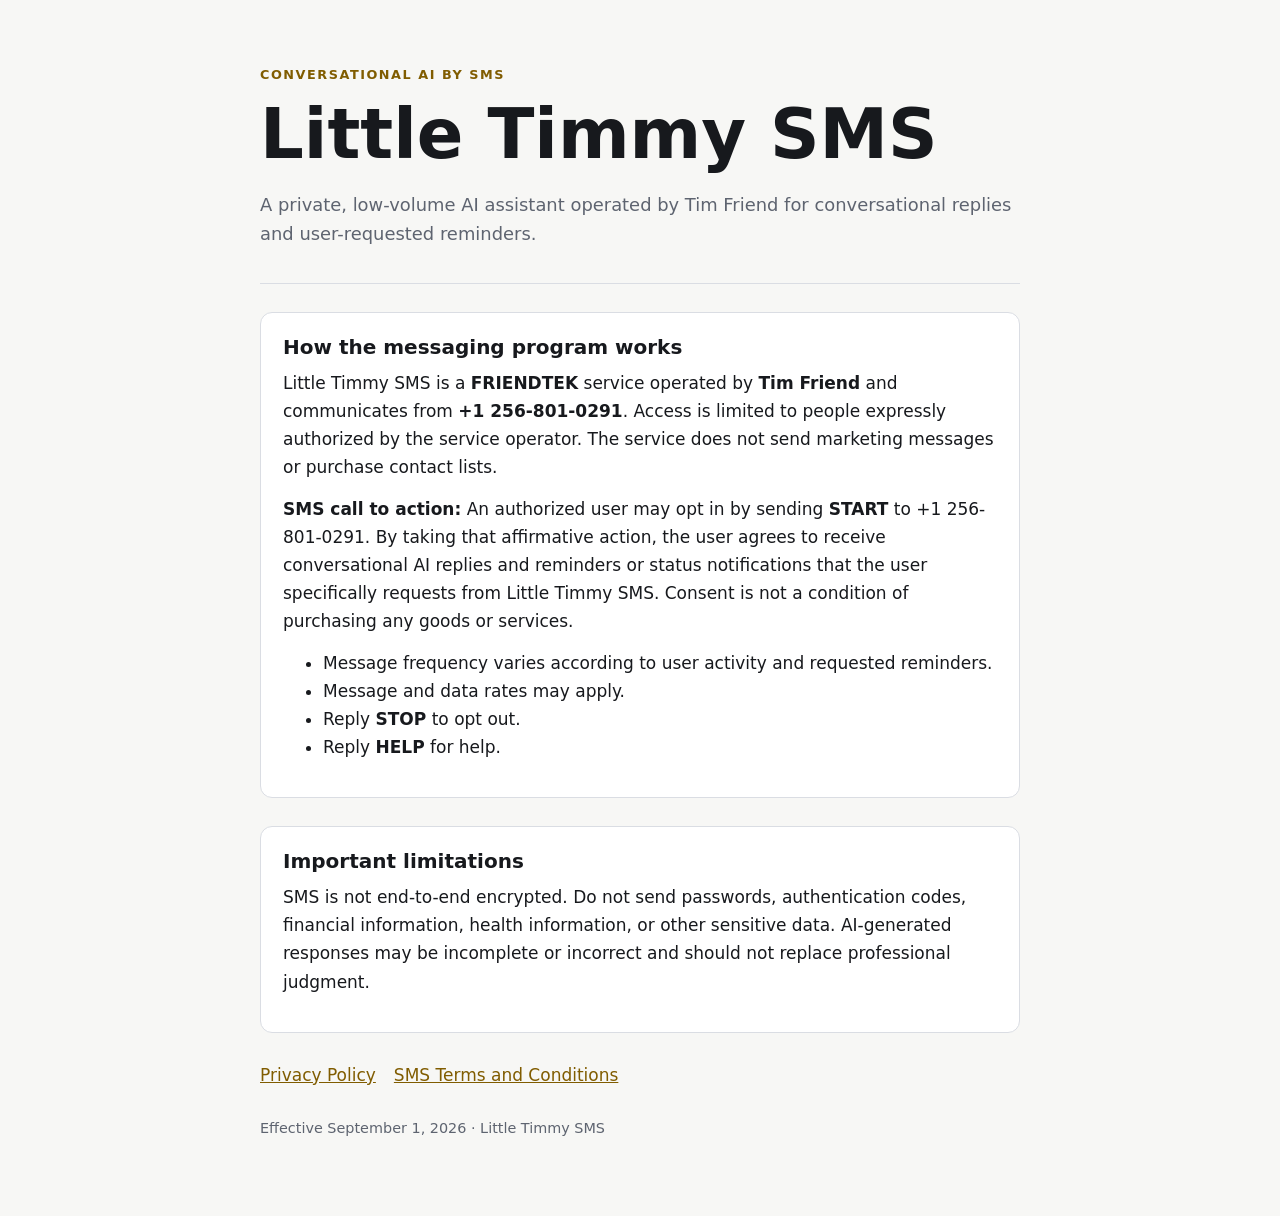
<file: index.html>
<!doctype html>
<html lang="en">
<head>
  <meta charset="utf-8">
  <meta name="viewport" content="width=device-width, initial-scale=1">
  <title>Little Timmy SMS</title>
  <meta name="description" content="Information, consent instructions, and policies for Little Timmy SMS.">
  <link rel="stylesheet" href="styles.css">
</head>
<body>
  <main>
    <header>
      <p class="eyebrow">Conversational AI by SMS</p>
      <h1>Little Timmy SMS</h1>
      <p class="lede">A private, low-volume AI assistant operated by Tim Friend for conversational replies and user-requested reminders.</p>
    </header>

    <section>
      <h2>How the messaging program works</h2>
      <p>Little Timmy SMS is a <strong>FRIENDTEK</strong> service operated by <strong>Tim Friend</strong> and communicates from <strong>+1 256-801-0291</strong>. Access is limited to people expressly authorized by the service operator. The service does not send marketing messages or purchase contact lists.</p>
      <p><strong>SMS call to action:</strong> An authorized user may opt in by sending <strong>START</strong> to +1 256-801-0291. By taking that affirmative action, the user agrees to receive conversational AI replies and reminders or status notifications that the user specifically requests from Little Timmy SMS. Consent is not a condition of purchasing any goods or services.</p>
      <ul>
        <li>Message frequency varies according to user activity and requested reminders.</li>
        <li>Message and data rates may apply.</li>
        <li>Reply <strong>STOP</strong> to opt out.</li>
        <li>Reply <strong>HELP</strong> for help.</li>
      </ul>
    </section>

    <section>
      <h2>Important limitations</h2>
      <p>SMS is not end-to-end encrypted. Do not send passwords, authentication codes, financial information, health information, or other sensitive data. AI-generated responses may be incomplete or incorrect and should not replace professional judgment.</p>
    </section>

    <nav aria-label="Policies">
      <a href="privacy.html">Privacy Policy</a>
      <a href="terms.html">SMS Terms and Conditions</a>
    </nav>

    <footer>
      <p>Effective September 1, 2026 · Little Timmy SMS</p>
    </footer>
  </main>
</body>
</html>
</file>
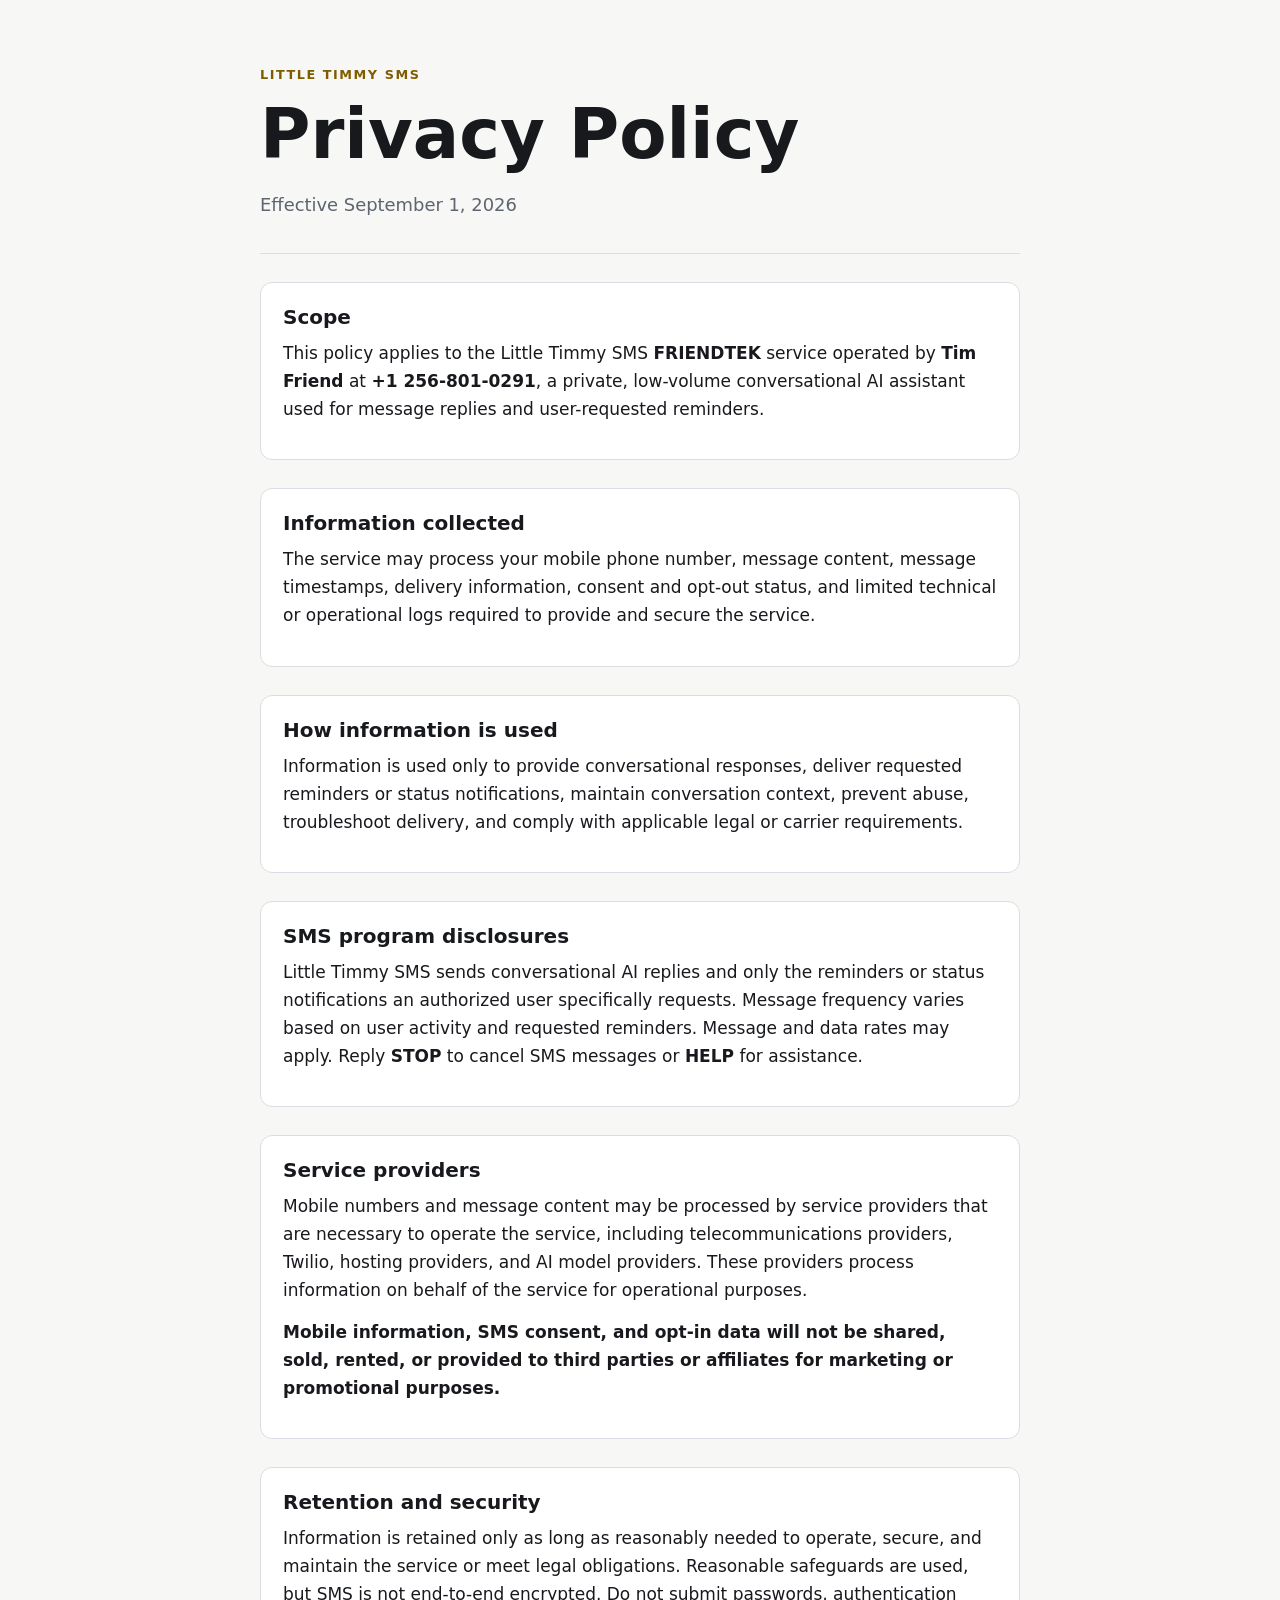
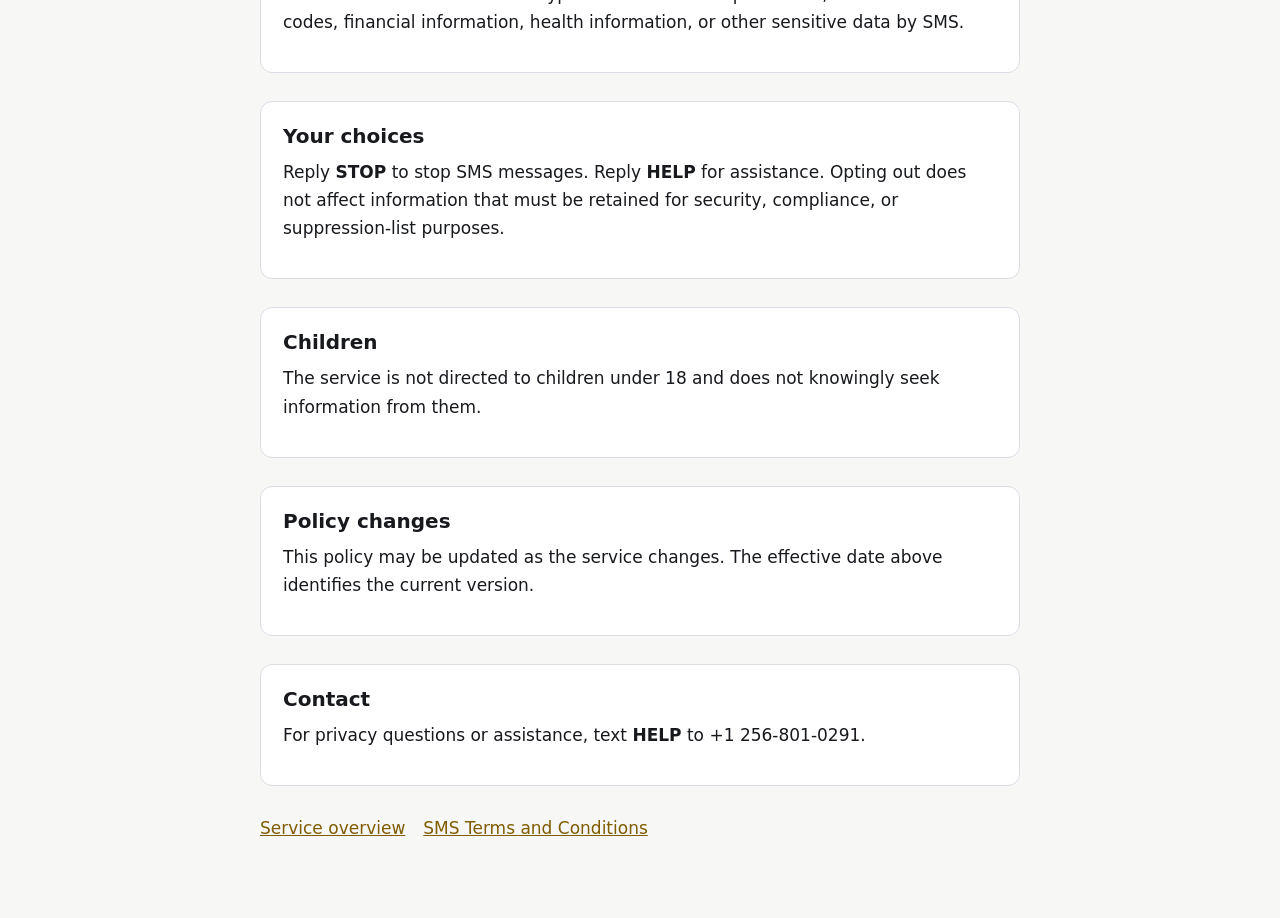
<file: privacy.html>
<!doctype html>
<html lang="en">
<head>
  <meta charset="utf-8">
  <meta name="viewport" content="width=device-width, initial-scale=1">
  <title>Privacy Policy · Little Timmy SMS</title>
  <meta name="description" content="Privacy Policy for Little Timmy SMS.">
  <link rel="stylesheet" href="styles.css">
</head>
<body>
  <main>
    <header>
      <p class="eyebrow">Little Timmy SMS</p>
      <h1>Privacy Policy</h1>
      <p class="lede">Effective September 1, 2026</p>
    </header>

    <section>
      <h2>Scope</h2>
      <p>This policy applies to the Little Timmy SMS <strong>FRIENDTEK</strong> service operated by <strong>Tim Friend</strong> at <strong>+1 256-801-0291</strong>, a private, low-volume conversational AI assistant used for message replies and user-requested reminders.</p>
    </section>

    <section>
      <h2>Information collected</h2>
      <p>The service may process your mobile phone number, message content, message timestamps, delivery information, consent and opt-out status, and limited technical or operational logs required to provide and secure the service.</p>
    </section>

    <section>
      <h2>How information is used</h2>
      <p>Information is used only to provide conversational responses, deliver requested reminders or status notifications, maintain conversation context, prevent abuse, troubleshoot delivery, and comply with applicable legal or carrier requirements.</p>
    </section>

    <section>
      <h2>SMS program disclosures</h2>
      <p>Little Timmy SMS sends conversational AI replies and only the reminders or status notifications an authorized user specifically requests. Message frequency varies based on user activity and requested reminders. Message and data rates may apply. Reply <strong>STOP</strong> to cancel SMS messages or <strong>HELP</strong> for assistance.</p>
    </section>

    <section>
      <h2>Service providers</h2>
      <p>Mobile numbers and message content may be processed by service providers that are necessary to operate the service, including telecommunications providers, Twilio, hosting providers, and AI model providers. These providers process information on behalf of the service for operational purposes.</p>
      <p><strong>Mobile information, SMS consent, and opt-in data will not be shared, sold, rented, or provided to third parties or affiliates for marketing or promotional purposes.</strong></p>
    </section>

    <section>
      <h2>Retention and security</h2>
      <p>Information is retained only as long as reasonably needed to operate, secure, and maintain the service or meet legal obligations. Reasonable safeguards are used, but SMS is not end-to-end encrypted. Do not submit passwords, authentication codes, financial information, health information, or other sensitive data by SMS.</p>
    </section>

    <section>
      <h2>Your choices</h2>
      <p>Reply <strong>STOP</strong> to stop SMS messages. Reply <strong>HELP</strong> for assistance. Opting out does not affect information that must be retained for security, compliance, or suppression-list purposes.</p>
    </section>

    <section>
      <h2>Children</h2>
      <p>The service is not directed to children under 18 and does not knowingly seek information from them.</p>
    </section>

    <section>
      <h2>Policy changes</h2>
      <p>This policy may be updated as the service changes. The effective date above identifies the current version.</p>
    </section>

    <section>
      <h2>Contact</h2>
      <p>For privacy questions or assistance, text <strong>HELP</strong> to +1 256-801-0291.</p>
    </section>

    <nav aria-label="Policies">
      <a href="index.html">Service overview</a>
      <a href="terms.html">SMS Terms and Conditions</a>
    </nav>
  </main>
</body>
</html>
</file>
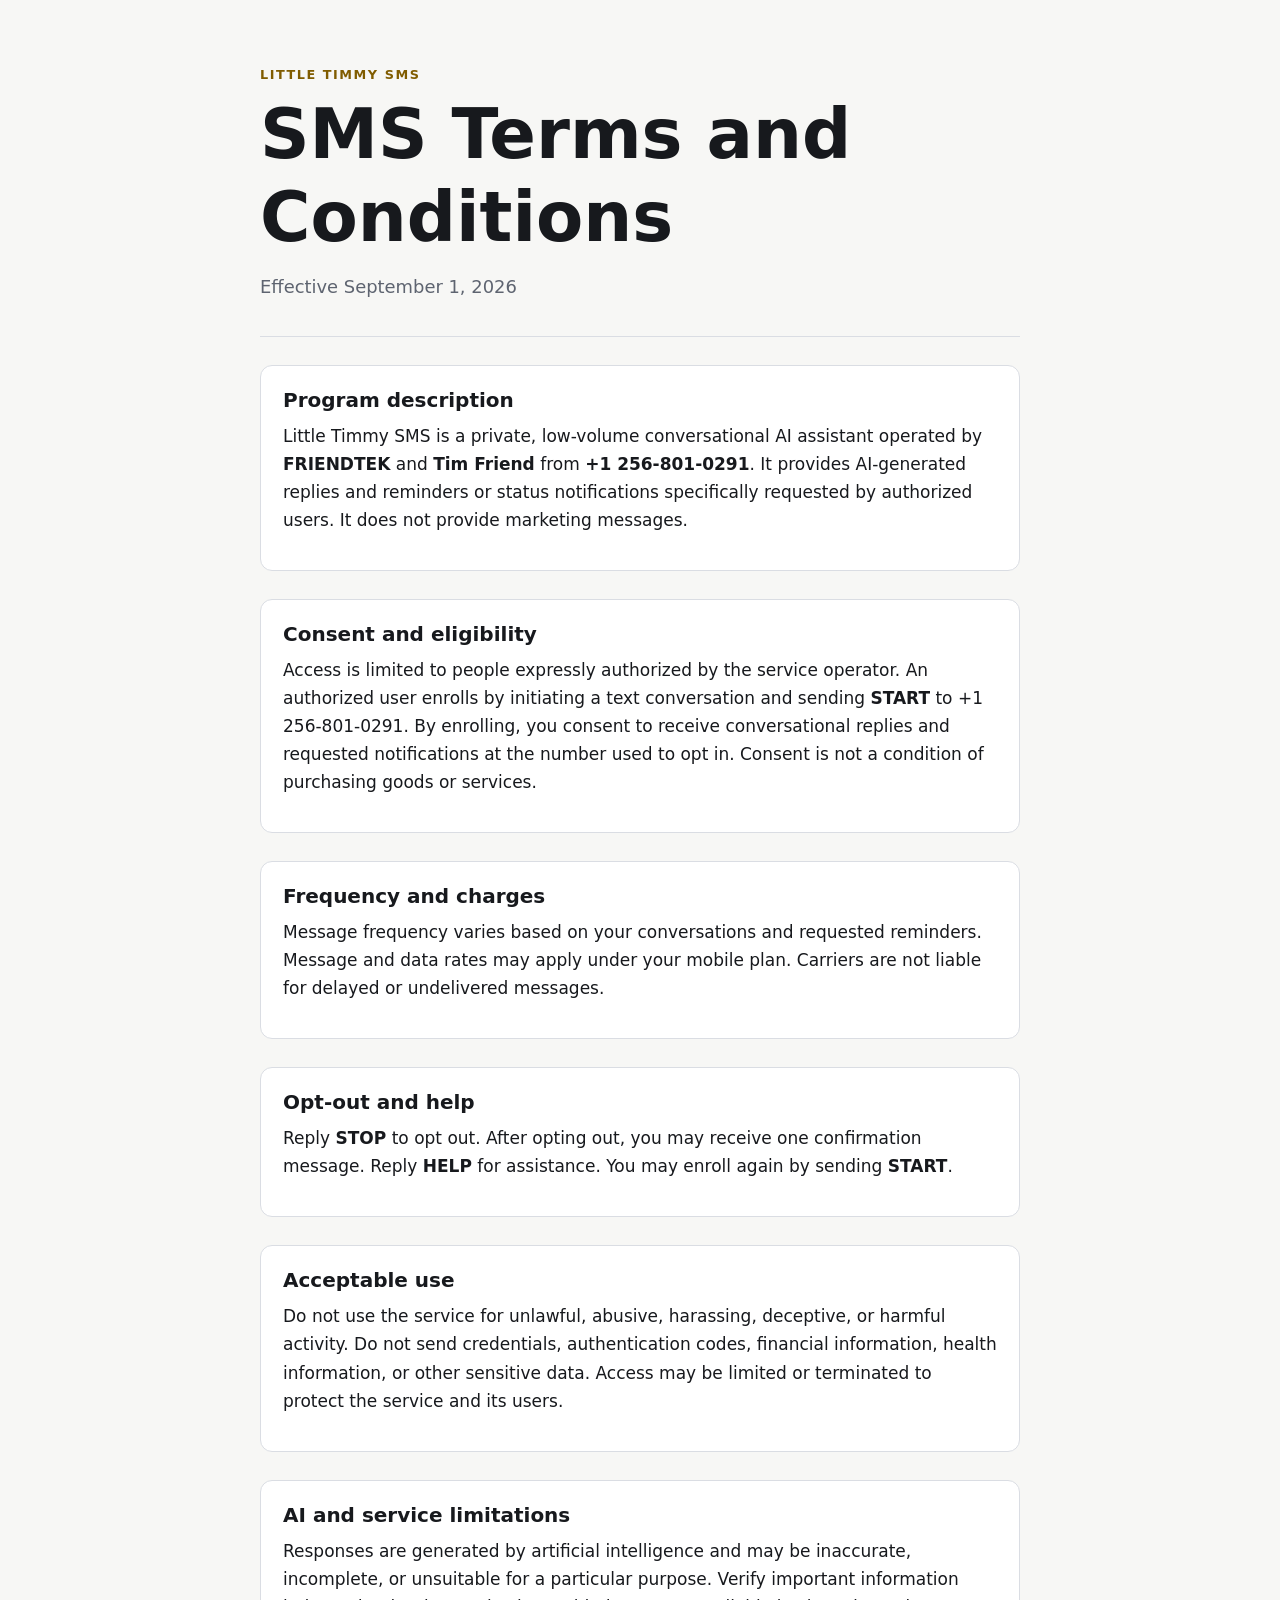
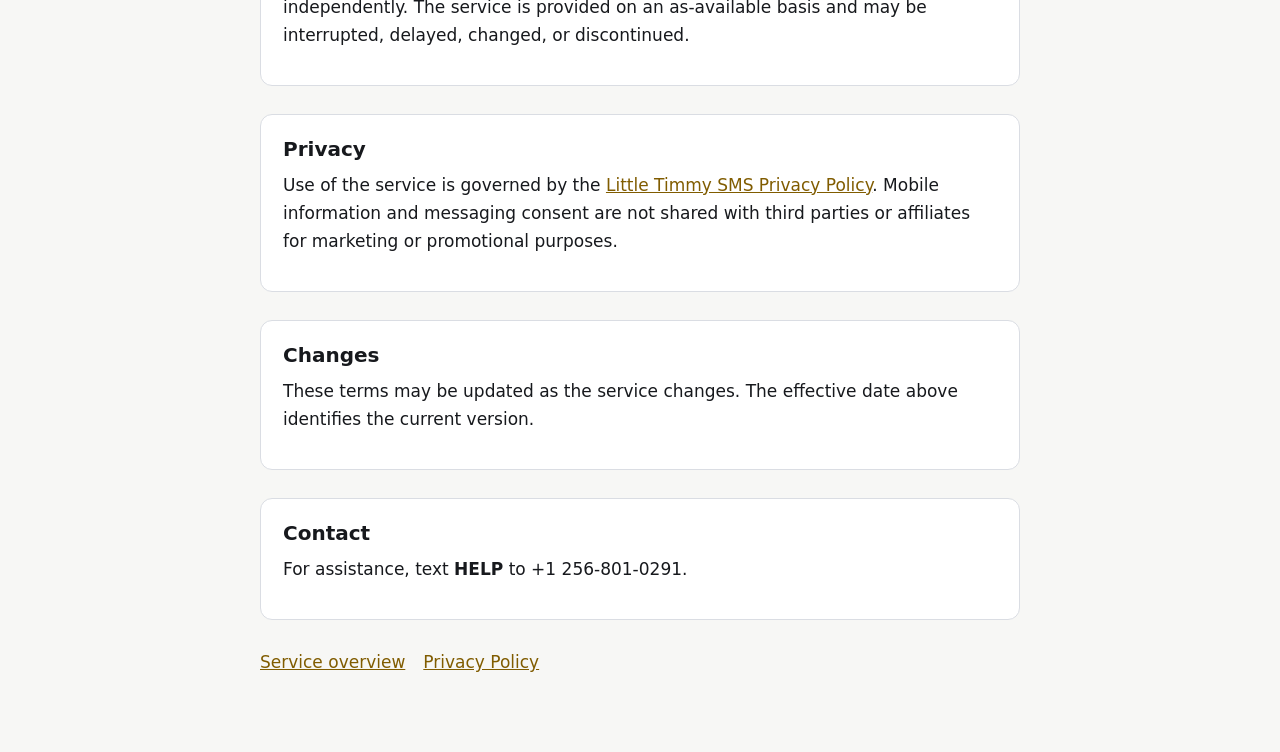
<file: terms.html>
<!doctype html>
<html lang="en">
<head>
  <meta charset="utf-8">
  <meta name="viewport" content="width=device-width, initial-scale=1">
  <title>SMS Terms and Conditions · Little Timmy SMS</title>
  <meta name="description" content="SMS Terms and Conditions for Little Timmy SMS.">
  <link rel="stylesheet" href="styles.css">
</head>
<body>
  <main>
    <header>
      <p class="eyebrow">Little Timmy SMS</p>
      <h1>SMS Terms and Conditions</h1>
      <p class="lede">Effective September 1, 2026</p>
    </header>

    <section>
      <h2>Program description</h2>
      <p>Little Timmy SMS is a private, low-volume conversational AI assistant operated by <strong>FRIENDTEK</strong> and <strong>Tim Friend</strong> from <strong>+1 256-801-0291</strong>. It provides AI-generated replies and reminders or status notifications specifically requested by authorized users. It does not provide marketing messages.</p>
    </section>

    <section>
      <h2>Consent and eligibility</h2>
      <p>Access is limited to people expressly authorized by the service operator. An authorized user enrolls by initiating a text conversation and sending <strong>START</strong> to +1 256-801-0291. By enrolling, you consent to receive conversational replies and requested notifications at the number used to opt in. Consent is not a condition of purchasing goods or services.</p>
    </section>

    <section>
      <h2>Frequency and charges</h2>
      <p>Message frequency varies based on your conversations and requested reminders. Message and data rates may apply under your mobile plan. Carriers are not liable for delayed or undelivered messages.</p>
    </section>

    <section>
      <h2>Opt-out and help</h2>
      <p>Reply <strong>STOP</strong> to opt out. After opting out, you may receive one confirmation message. Reply <strong>HELP</strong> for assistance. You may enroll again by sending <strong>START</strong>.</p>
    </section>

    <section>
      <h2>Acceptable use</h2>
      <p>Do not use the service for unlawful, abusive, harassing, deceptive, or harmful activity. Do not send credentials, authentication codes, financial information, health information, or other sensitive data. Access may be limited or terminated to protect the service and its users.</p>
    </section>

    <section>
      <h2>AI and service limitations</h2>
      <p>Responses are generated by artificial intelligence and may be inaccurate, incomplete, or unsuitable for a particular purpose. Verify important information independently. The service is provided on an as-available basis and may be interrupted, delayed, changed, or discontinued.</p>
    </section>

    <section>
      <h2>Privacy</h2>
      <p>Use of the service is governed by the <a href="privacy.html">Little Timmy SMS Privacy Policy</a>. Mobile information and messaging consent are not shared with third parties or affiliates for marketing or promotional purposes.</p>
    </section>

    <section>
      <h2>Changes</h2>
      <p>These terms may be updated as the service changes. The effective date above identifies the current version.</p>
    </section>

    <section>
      <h2>Contact</h2>
      <p>For assistance, text <strong>HELP</strong> to +1 256-801-0291.</p>
    </section>

    <nav aria-label="Policies">
      <a href="index.html">Service overview</a>
      <a href="privacy.html">Privacy Policy</a>
    </nav>
  </main>
</body>
</html>
</file>
<file: styles.css>
:root {
  color-scheme: light dark;
  --bg: #0f1115;
  --card: #171a21;
  --text: #f3f4f6;
  --muted: #aeb4c0;
  --accent: #e7b32b;
  --border: #303642;
}

* { box-sizing: border-box; }

body {
  margin: 0;
  background: var(--bg);
  color: var(--text);
  font: 17px/1.65 system-ui, -apple-system, BlinkMacSystemFont, "Segoe UI", sans-serif;
}

main {
  width: min(760px, calc(100% - 32px));
  margin: 0 auto;
  padding: 64px 0 48px;
}

header, section, nav, footer {
  margin-bottom: 28px;
}

header {
  padding-bottom: 20px;
  border-bottom: 1px solid var(--border);
}

.eyebrow {
  margin: 0 0 8px;
  color: var(--accent);
  font-size: 0.8rem;
  font-weight: 750;
  letter-spacing: 0.12em;
  text-transform: uppercase;
}

h1, h2 { line-height: 1.2; }
h1 { margin: 0; font-size: clamp(2.3rem, 7vw, 4.3rem); }
h2 { margin: 0 0 10px; font-size: 1.25rem; }
p, ul { margin: 0 0 14px; }
.lede { margin-top: 14px; color: var(--muted); font-size: 1.12rem; }

section {
  padding: 22px;
  background: var(--card);
  border: 1px solid var(--border);
  border-radius: 12px;
}

a { color: var(--accent); }
nav { display: flex; flex-wrap: wrap; gap: 18px; }
footer { color: var(--muted); font-size: 0.9rem; }

@media (prefers-color-scheme: light) {
  :root {
    --bg: #f7f7f5;
    --card: #ffffff;
    --text: #17191d;
    --muted: #5e6470;
    --accent: #805c00;
    --border: #dadde3;
  }
}
</file>
